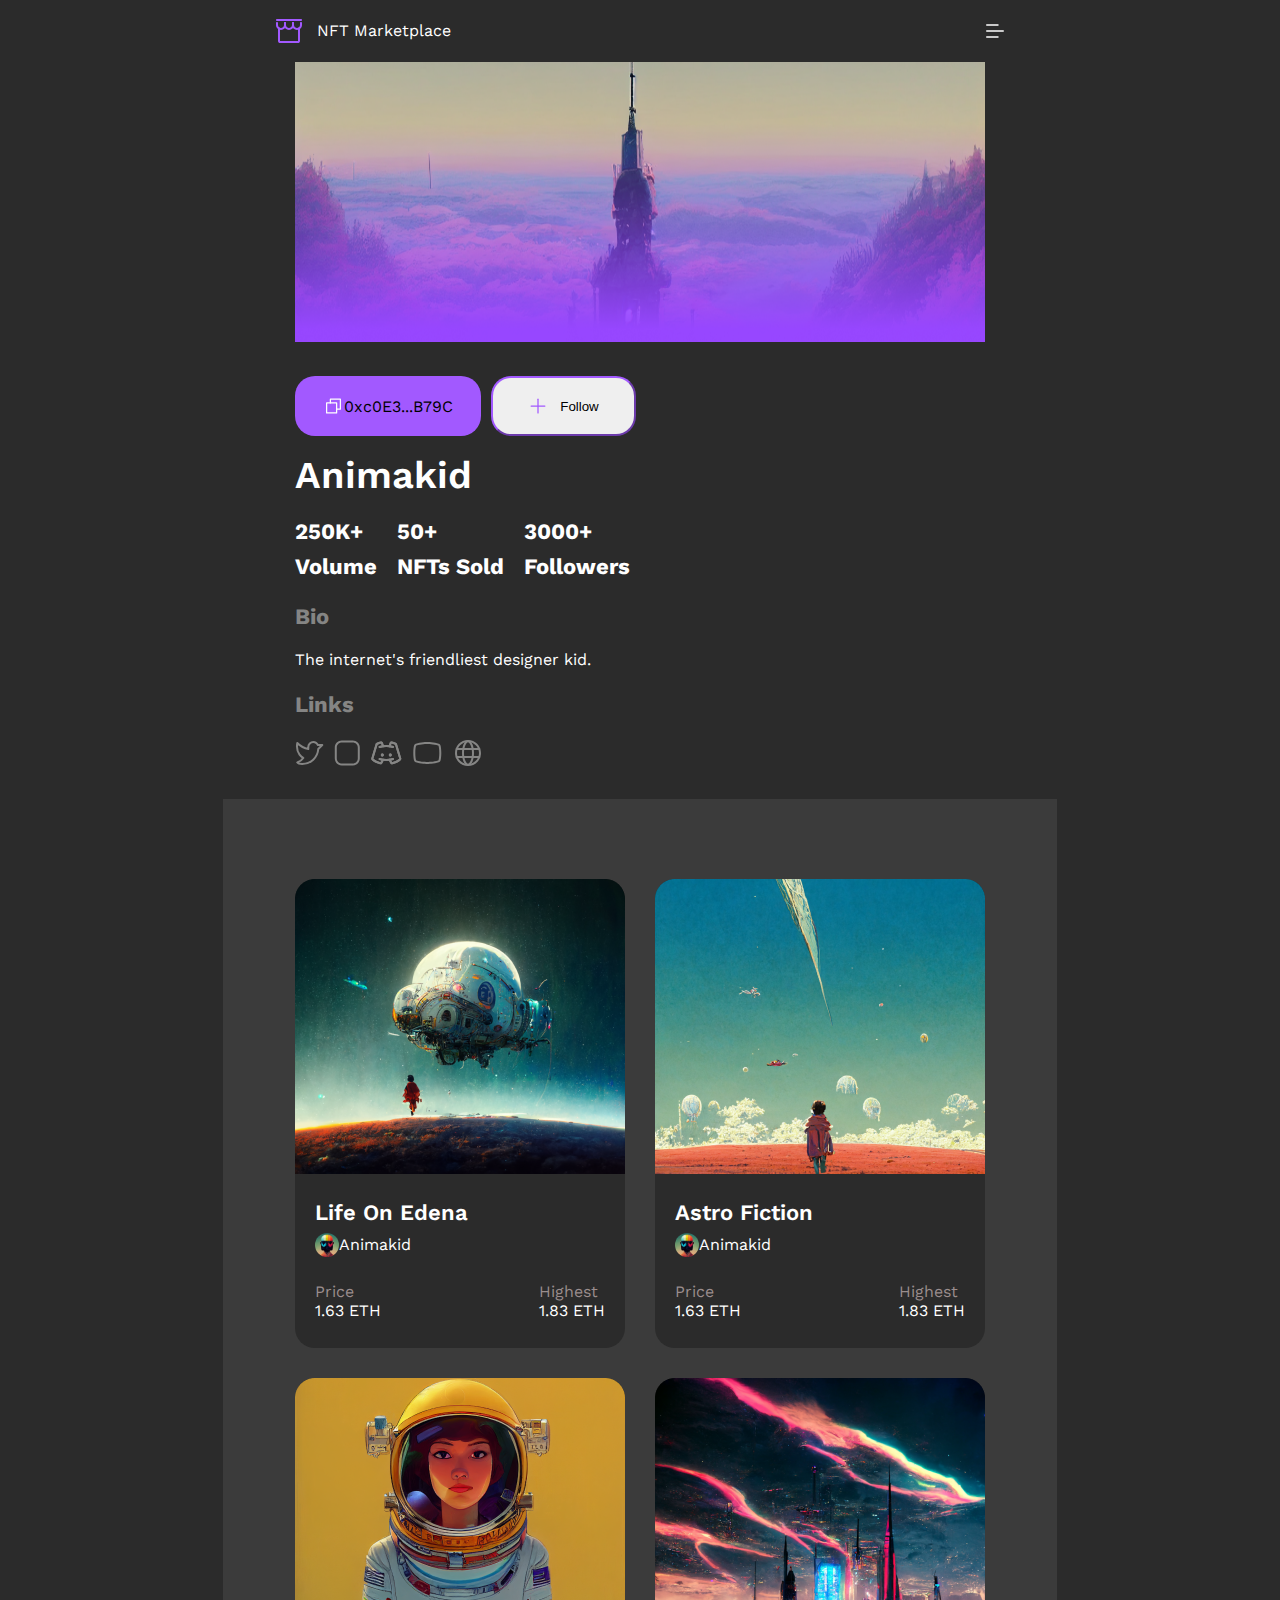
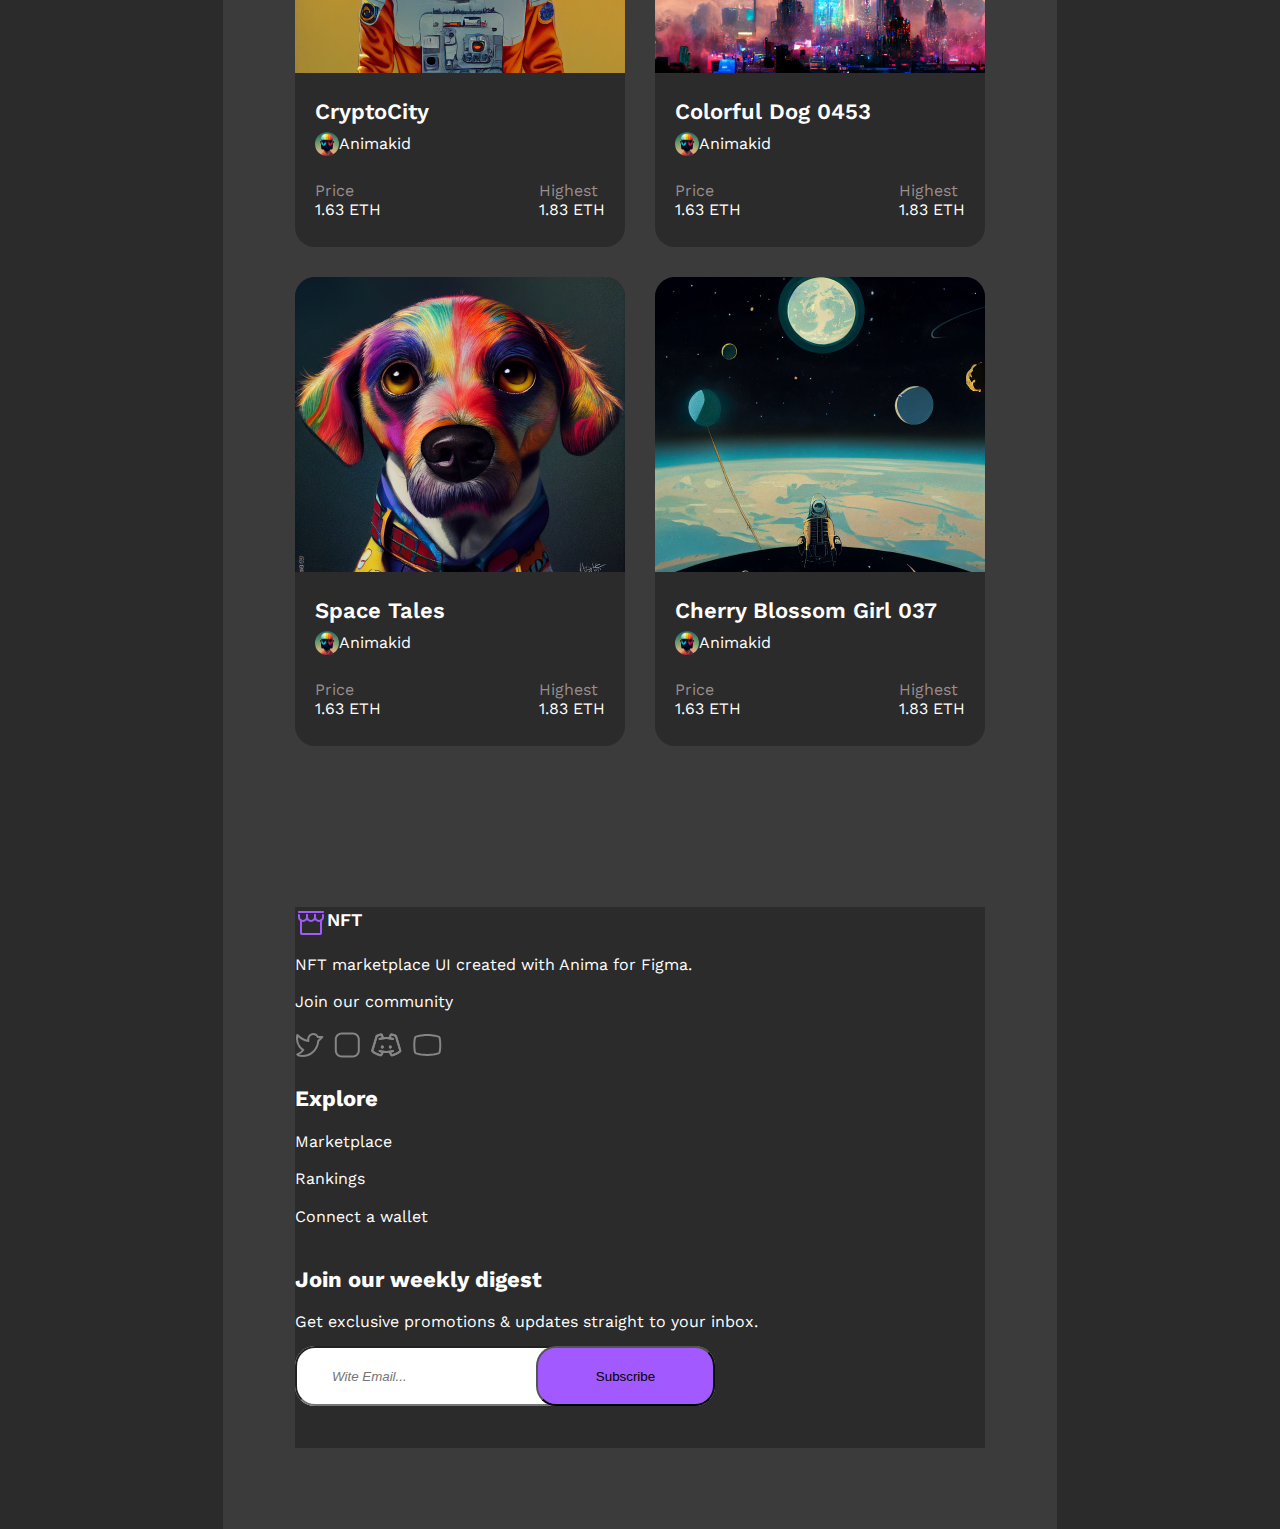
<file: Final3/index.html>
<!DOCTYPE html>
<html lang="en">
<head>
    <meta charset="UTF-8">
    <meta http-equiv="X-UA-Compatible" content="IE=edge">
    <meta name="viewport" content="width=device-width, initial-scale=1.0">
    <title>Document</title>
    <style>
        @import url('https://fonts.googleapis.com/css2?family=Work+Sans:wght@300;400;500;600;700&display=swap');
      </style>
    <link rel="stylesheet" href="./index.css">
</head>
<body>
   <div class="container root">
    <div class="container navbar">
        <div class="navbar_left">
            <img src="../Images/navbar.svg" alt="">
            <span>NFT Marketplace</span>
        </div>
        <div class="navbar_right">
            <a href="#">Marketplace</a>
            <a href="#">Rankings</a>
            <a href="#">Connect a Wallet</a>
            <button><img src="../Images2/user.svg" alt=""><span>Sign Up</span></button>
        </div>
        <img class="privatee" src="../Images/navbarmenu.svg" alt="">
            </div>
            <div class="container centre">
                <img src="../Images3/Image PlaceHolder (4).png" alt="">
            </div>
            <div class="container section1">
           <div class="animakid">
             <div class="animakid_left">
                   <h2>Animakid</h2>
                   <div class="left_plus">
                    <div class="plus"><span>250K+</span><span>Volume</span></div>
                    <div class="plus"><span>50+</span><span>NFTs Sold</span></div>
                    <div class="plus"><span>3000+</span><span>Followers</span></div>
                   </div>
                   <h5>Bio</h5>
                   <p>The internet's friendliest designer kid.</p>
                   <h5>Links</h5>
                   <div>
                    <img src="../Images/discord.svg" alt="">
                    <img src="../Images/facebook.svg" alt="">
                    <img src="../Images/twitter.svg" alt="">
                    <img src="../Images/youtube.svg" alt="">
                    <img src="../Images3/world.svg" alt="">
                   </div>
           </div>
           <div class="animakid_right">
               <div><img src="../Images3/copy.svg" alt=""><span>0xc0E3...B79C</span></div>
               <button><img src="../Images3/plus.svg" alt=""> <span>Follow</span></button>
           </div>
        </div>
            </div>
            <div class="container section2">
                <div class="section2_centre">
                    <div class="card">
                        <img src="../Images3/5.png" alt="">
                        <div class="card_bottom">
                            <div class="card_top1">
                                <h5>Life On Edena</h5>
                            <div class="card_top11"><img src="../Images3/userr.svg" alt=""><span>Animakid</span></div>
                            </div>
                            <div class="card_bottom1">
                                <div><span>Price</span><span>1.63 ETH</span></div>
                                <div><span>Highest</span><span>1.83 ETH</span></div>

                            </div>
                        </div>
                    </div>
                    <div class="card">
                        <img src="../Images3/6.png" alt="">
                        <div class="card_bottom">
                            <div class="card_top1">
                                <h5>Astro Fiction</h5>
                            <div class="card_top11"><img src="../Images3/userr.svg" alt=""><span>Animakid</span></div>
                            </div>
                            <div class="card_bottom1">
                                <div><span>Price</span><span>1.63 ETH</span></div>
                                <div><span>Highest</span><span>1.83 ETH</span></div>

                            </div>
                        </div>

                    </div>
                    <div class="card">
                        <img src="../Images3/7.png" alt="">
                        <div class="card_bottom">
                            <div class="card_top1">
                                <h5>CryptoCity</h5>
                            <div class="card_top11"><img src="../Images3/userr.svg" alt=""><span>Animakid</span></div>
                            </div>
                            <div class="card_bottom1">
                                <div><span>Price</span><span>1.63 ETH</span></div>
                                <div><span>Highest</span><span>1.83 ETH</span></div>

                            </div>
                        </div>

                    </div>
                    <div class="card test1">
                        <img src="../Images3/8.png" alt="">
                        <div class="card_bottom">
                            <div class="card_top1">
                                <h5>Colorful Dog 0453</h5>
                            <div class="card_top11"><img src="../Images3/userr.svg" alt=""><span>Animakid</span></div>
                            </div>
                            <div class="card_bottom1">
                                <div><span>Price</span><span>1.63 ETH</span></div>
                                <div><span>Highest</span><span>1.83 ETH</span></div>

                            </div>
                        </div>

                    </div>
                    <div class="card test1">
                        <img src="../Images3/9.png" alt="">
                        <div class="card_bottom">
                            <div class="card_top1">
                                <h5>Space Tales</h5>
                            <div class="card_top11"><img src="../Images3/userr.svg" alt=""><span>Animakid</span></div>
                            </div>
                            <div class="card_bottom1">
                                <div><span>Price</span><span>1.63 ETH</span></div>
                                <div><span>Highest</span><span>1.83 ETH</span></div>

                            </div>
                        </div>

                    </div>
                    <div class="card test1">
                        <img src="../Images3/10.png" alt="">
                        <div class="card_bottom">
                            <div class="card_top1">
                                <h5>Cherry Blossom Girl 037</h5>
                            <div class="card_top11"><img src="../Images3/userr.svg" alt=""><span>Animakid</span></div>
                            </div>
                            <div class="card_bottom1">
                                <div><span>Price</span><span>1.63 ETH</span></div>
                                <div><span>Highest</span><span>1.83 ETH</span></div>

                            </div>
                        </div>

                    </div>
                    <div class="card test">
                        <img src="../Images3/11.png" alt="">
                        <div class="card_bottom">
                            <div class="card_top1">
                                <h5>Dancing Robots 0987</h5>
                            <div class="card_top11"><img src="../Images3/userr.svg" alt=""><span>Animakid</span></div>
                            </div>
                            <div class="card_bottom1">
                                <div><span>Price</span><span>1.63 ETH</span></div>
                                <div><span>Highest</span><span>1.83 ETH</span></div>

                            </div>
                        </div>

                    </div>
                    <div class="card test">
                        <img src="../Images3/12.png" alt="">
                        <div class="card_bottom">
                            <div class="card_top1">
                                <h5>IceCream Ape </h5>
                            <div class="card_top11"><img src="../Images3/userr.svg" alt=""><span>Animakid</span></div>
                            </div>
                            <div class="card_bottom1">
                                <div><span>Price</span><span>1.63 ETH</span></div>
                                <div><span>Highest</span><span>1.83 ETH</span></div>

                            </div>
                        </div>

                    </div>
                    <div class="card test">
                        <img src="../Images3/13.png" alt="">
                        <div class="card_bottom">
                            <div class="card_top1">
                                <h5>Distant Galaxy</h5>
                            <div class="card_top11"><img src="../Images3/userr.svg" alt=""><span>Animakid</span></div>
                            </div>
                            <div class="card_bottom1">
                                <div><span>Price</span><span>1.63 ETH</span></div>
                                <div><span>Highest</span><span>1.83 ETH</span></div>

                            </div>
                        </div>

                    </div>
                    
                </div>
            </div>
            <div class=" container footer">
                <div class="footer_div">
                    <div class="  footer1">
                        <div><img src="../Images/navbar.svg" alt=""><span>NFT</span></div>
                        <p>NFT marketplace UI created with Anima for Figma.</p>
                        <p>Join our community</p>
                        <div>
                            <img src="../Images/discord.svg" alt="">
                            <img src="../Images/facebook.svg" alt="">
                            <img src="../Images/twitter.svg" alt="">
                            <img src="../Images/youtube.svg" alt="">
                        </div>
                    </div>
                    <div class=" footer2">
                        <h5>Explore</h5>
                         <a href="#">Marketplace</a>
                         <a href="#">Rankings</a>
                         <a href="#">Connect a wallet</a>
                    </div>
                    <div class=" footer3">
                        <h5>Join our weekly digest</h5>
                        <a href="#">Get exclusive promotions & updates straight to your inbox.</a>
                         <div><input type="text" placeholder="Wite Email..."><button>Subscribe</button></div>
                    </div>
                </div>
            </div>
   </div>
    <script src="./index.css"></script>
</body>
</html>
</file>
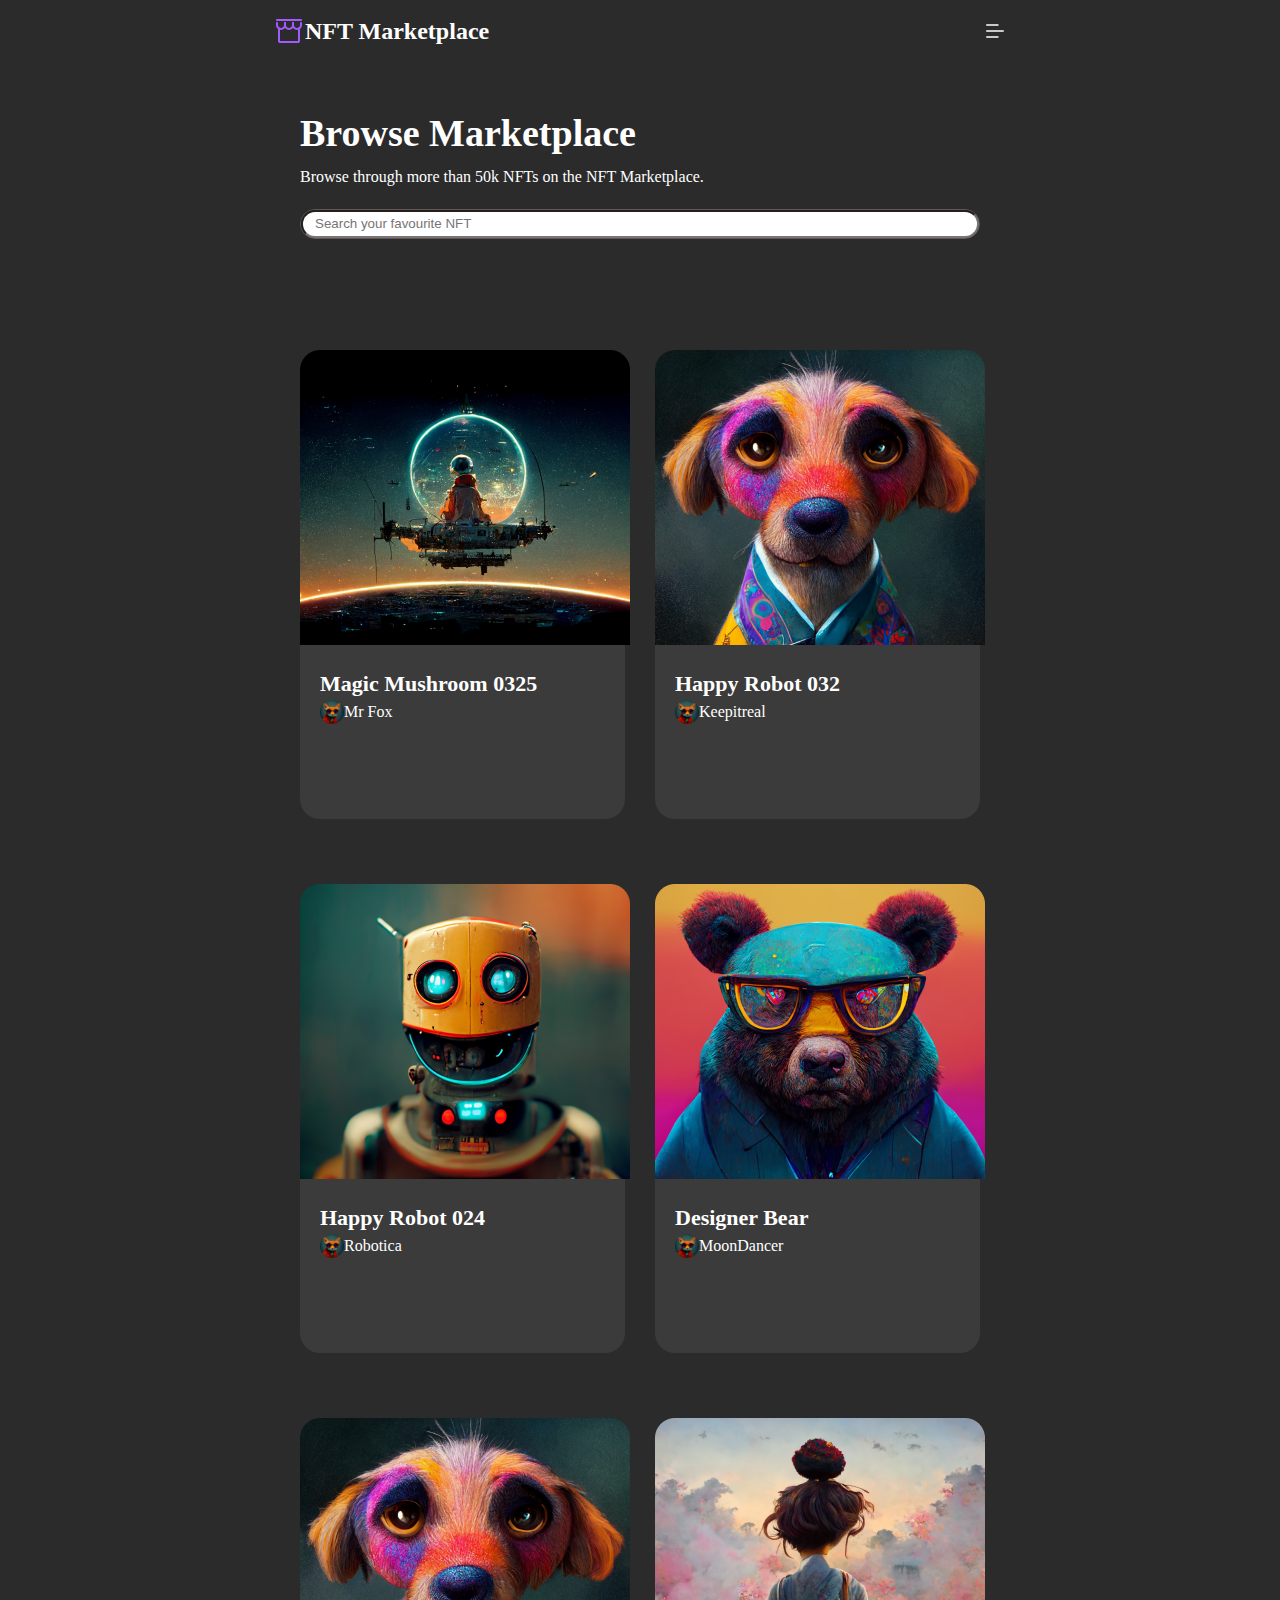
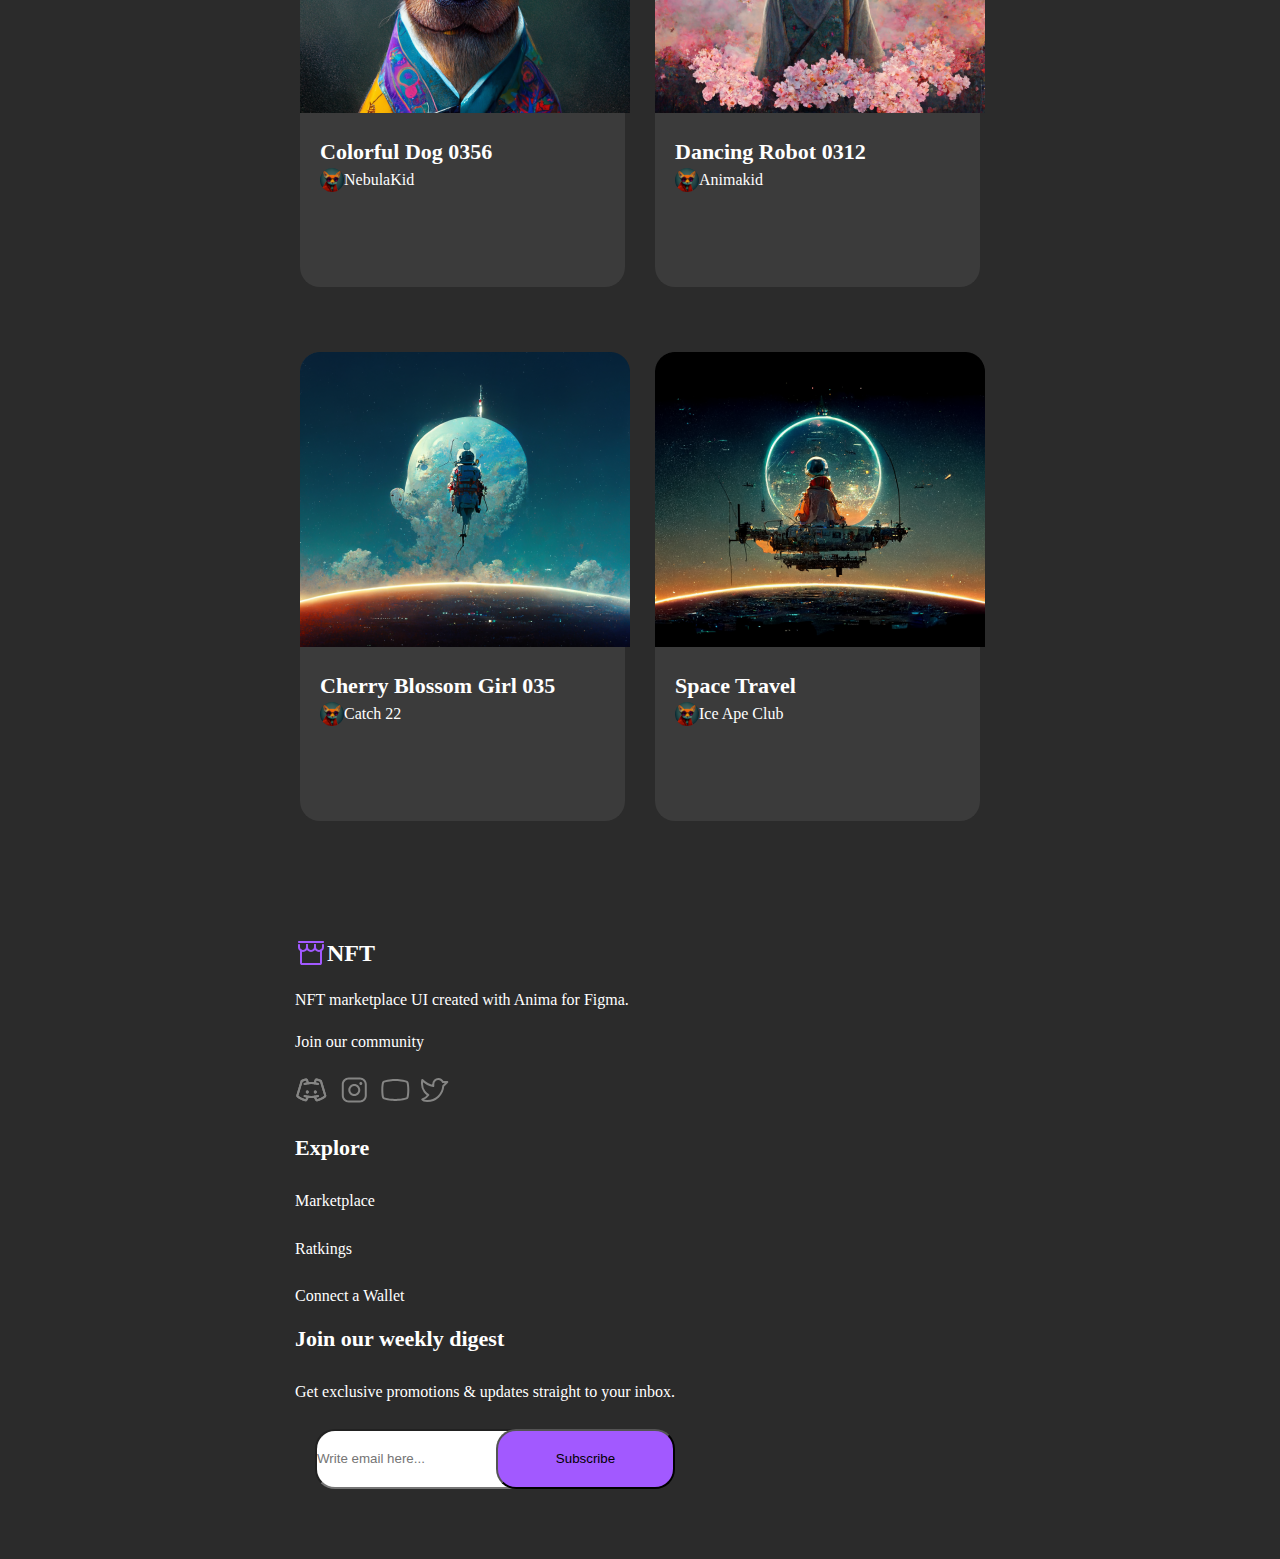
<file: Final4/index.html>
<!DOCTYPE html>
<html lang="en">
<head>
    <meta charset="UTF-8">
    <meta http-equiv="X-UA-Compatible" content="IE=edge">
    <meta name="viewport" content="width=device-width, initial-scale=1.0">
    <title>Document</title>
    <link rel="stylesheet" href="./indexx.css">
</head>
<body>
    <div class="root">
        <div class="container navbar">
            <div class="navbar_left">
                <img src="../Images/navbar.svg" alt="">
                <h2>NFT Marketplace</h2>
            </div>
            <div class="navbar_right">
                <a href="#">Marketplace</a>
                <a href="#">Ratkings</a>
                <a href="#">Connect a Wallet</a>
                <button><img src="../Images2/user.svg" alt=""><span>Sign Up</span></button>
            </div>
            <img class="menyu" src="../Images/navbarmenu.svg" alt="">
        </div>
        <div class="container centre">
            <div class="centre_div">
                <div>
                    <h2>Browse Marketplace</h2>
                <p>Browse through more than 50k NFTs on the NFT Marketplace.</p>
                </div>
                <div>                <input class="searchinput" type="text" placeholder="Search your favourite NFT">
                </div>
            </div>

        </div>
        <div class="container section1">
            <div class="section1_centre">
                <div class="card">
                    <img src="../images4/Image (7).png" alt="">
                    <p class="ptag">Magic Mushroom 0325</p>
                    <div><img src="../images4/icon.svg" alt=""><span>Mr Fox</span></div>
                </div>
                <div class="card">
<img src="../images4/Image (4).png" alt="">
<p class="ptag">Happy Robot 032</p>
<div><img src="../images4/icon.svg" alt=""><span>Keepitreal</span></div>

                </div>
                <div class="card">
<img src="../images4/Image (2).png" alt="">
<p class="ptag">Happy Robot 024</p>
<div><img src="../images4/icon.svg" alt=""><span>Robotica</span></div>

                </div>
                <div class="card">
<img src="../images4/Image (3).png" alt="">
<p class="ptag">Designer Bear</p>
<div><img src="../images4/icon.svg" alt=""><span>MoonDancer</span></div>

                </div>
                <div class="card">
<img src="../images4/Image (4).png" alt="">
<p class="ptag">Colorful Dog 0356</p>
<div><img src="../images4/icon.svg" alt=""><span>NebulaKid</span></div>

                </div>
                <div class="card test3">
<img src="../images4/Image (5).png" alt="">
<p class="ptag">Dancing Robot 0312</p>
<div><img src="../images4/icon.svg" alt=""><span>Animakid</span></div>

                </div>
                <div class="card test3">
<img src="../images4/Image (6).png" alt="">
<p class="ptag">Cherry Blossom Girl 035</p>
<div><img src="../images4/icon.svg" alt=""><span>Catch 22</span></div>


                </div>
                <div class="card test3">
<img src="../images4/Image (7).png" alt="">
<p class="ptag">Space Travel</p>
<div><img src="../images4/icon.svg" alt=""><span>Ice Ape Club</span></div>


                </div>
                <div class="card test2">
<img src="../images4/Image (9).png" alt="">
<p class="ptag">Sunset Dimension</p>
<div><img src="../images4/icon.svg" alt=""><span>PuppyPower</span></div>


                </div>
                <div class="card test2">
<img src="../images4/Image (6).png" alt="">
<p class="ptag">Desert Walk</p>
<div><img src="../images4/icon.svg" alt=""><span>Shroomie</span></div>

                </div>
                <div class="card test2">
<img src="../images4/Image (10).png" alt="">
<p class="ptag">IceCream Ape 0324</p>
<div><img src="../images4/icon.svg" alt=""><span>BeKind2Robots</span></div>

                </div>
                <div class="card test2">
<img src="../images4/Image.png" alt="">
<p class="ptag">Colorful Dog 0344</p>
<div><img src="../images4/icon.svg" alt=""><span>Ice Ape Club</span></div>

                </div>
            </div>
        </div>
        <div class="container footer">
            <div class="footer_div">
                <div class="footer1">
                    <div><img src="../Images/navbar.svg" alt=""><h2>NFT</h2></div>
                      <p>NFT marketplace UI created with Anima for Figma.</p>
                      <p>Join our community</p>
                      <div>
                        <img src="../Images2/discord.svg" alt="">
                        <img src="../Images2/facebook.svg" alt="">
                        <img src="../Images2/twitter.svg" alt="">
                        <img src="../Images2/instagram.svg" alt="">
                      </div>
                </div>
                <div class="footer2">
                    <h5>Explore</h5>
                    <p>Marketplace</p>
                    <p>Ratkings</p>
                    <p>Connect a Wallet</p>
                </div>
                <div class="footer3">
                    <h5>Join our weekly digest</h5>
                    <p>Get exclusive promotions & updates straight to your inbox.</p>
                <div><input placeholder="Write email here..." type="text"><button>Subscribe</button></div>
                </div>
            </div>
        </div>
    </div>


    <script src="./index.js"></script>
</body>
</html>
</file>
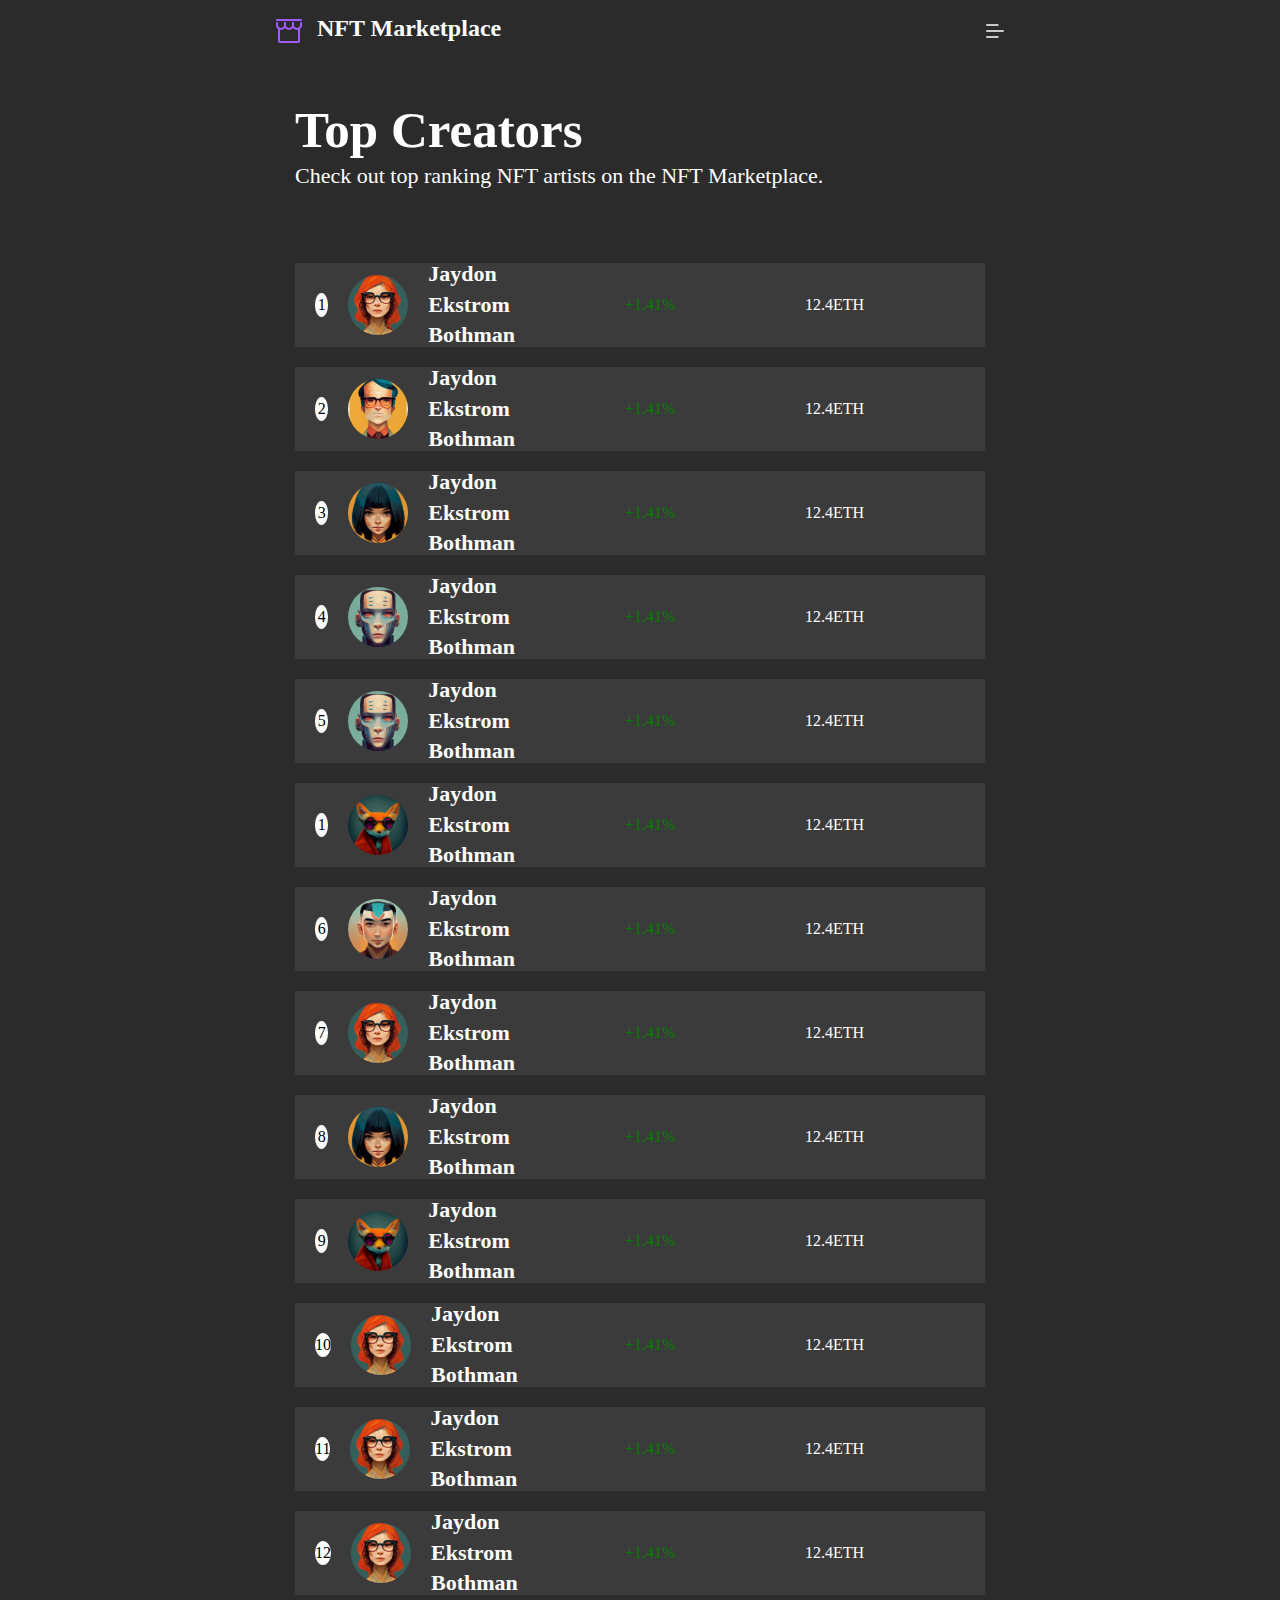
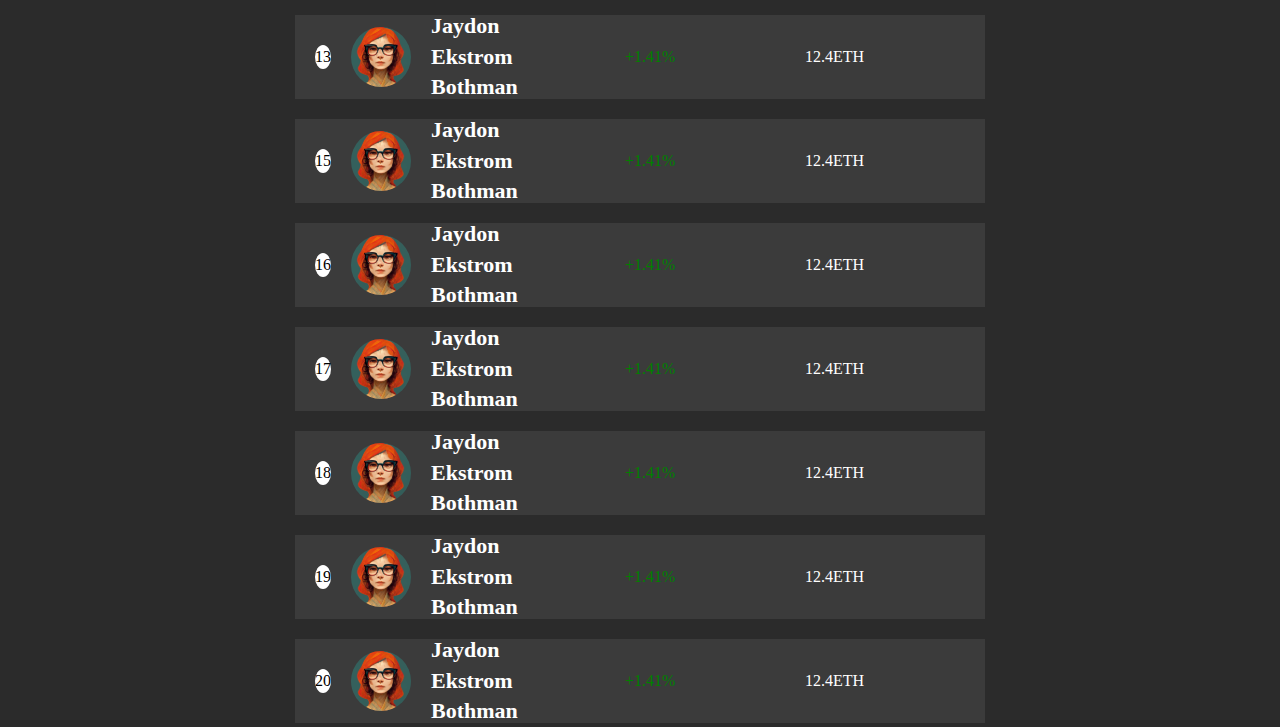
<file: Final5/index.html>
<!DOCTYPE html>
<html lang="en">
<head>
    <meta charset="UTF-8">
    <meta http-equiv="X-UA-Compatible" content="IE=edge">
    <meta name="viewport" content="width=device-width, initial-scale=1.0">
    <title>Document</title>
    <link rel="stylesheet" href="./style.css">
</head>
<body>
    <div class="root">
        <div class="container navbar">
            <div class="navbar_left">
                <img src="../Images/navbar.svg" alt="">
                <h2 style="color: white;">NFT Marketplace</h2>
            </div>
            <div class="navbar_right">
                <a href="#">Marketplace</a>
                <a href="#">Rankings</a>
                <a href="#">Connect a Wallet</a>
                <button><img src="../Images2/user.svg" alt=""><span>Sign Up</span></button>
            </div>
            <img class="menyu" src="../Images/navbarmenu.svg" alt="">
        </div>
        <div class="container section1">
            <div class="section1_div">
                <h2>Top Creators</h2>
                <p>Check out top ranking NFT artists on the NFT Marketplace.</p>
            </div>
        </div>
        <div class="container section2">
            <div class="section2_div">
                <div class="mydiv">
                   <div class="div1">
                    <div>1</div>
                    <img src="../images5/face.svg" alt="">
                    <h5>Jaydon Ekstrom Bothman</h5>
                   </div>
                   <div class="div2">
                    <span>+1.41%</span>
                    <span >602</span>
                    <span>12.4ETH</span>
                   </div>
                </div>
                <div class="mydiv">
                    <div class="div1">
                     <div>2</div>
                     <img src="../images5/face1.svg" alt="">
                     <h5>Jaydon Ekstrom Bothman</h5>
                    </div>
                    <div class="div2">
                     <span>+1.41%</span>
                     <span>602</span>
                     <span>12.4ETH</span>
                    </div>
                 </div>
                 <div class="mydiv">
                    <div class="div1">
                     <div>3</div>
                     <img src="../images5/face2.svg" alt="">
                     <h5>Jaydon Ekstrom Bothman</h5>
                    </div>
                    <div class="div2">
                     <span>+1.41%</span>
                     <span>602</span>
                     <span>12.4ETH</span>
                    </div>
                 </div>
                 <div class="mydiv">
                    <div class="div1">
                     <div>4</div>
                     <img src="../images5/face5.svg" alt="">
                     <h5>Jaydon Ekstrom Bothman</h5>
                    </div>
                    <div class="div2">
                     <span>+1.41%</span>
                     <span>602</span>
                     <span>12.4ETH</span>
                    </div>
                 </div>
                 <div class="mydiv">
                    <div class="div1">
                     <div>5</div>
                     <img src="../images5/face5.svg" alt="">
                     <h5>Jaydon Ekstrom Bothman</h5>
                    </div>
                    <div class="div2">
                     <span>+1.41%</span>
                     <span>602</span>
                     <span>12.4ETH</span>
                    </div>
                 </div>
                 <div class="mydiv">
                    <div class="div1">
                     <div>1</div>
                     <img src="../images5/face6.svg" alt="">
                     <h5>Jaydon Ekstrom Bothman</h5>
                    </div>
                    <div class="div2">
                     <span>+1.41%</span>
                     <span>602</span>
                     <span>12.4ETH</span>
                    </div>
                 </div>
                 <div class="mydiv">
                    <div class="div1">
                     <div>6</div>
                     <img src="../images5/face7.svg" alt="">
                     <h5>Jaydon Ekstrom Bothman</h5>
                    </div>
                    <div class="div2">
                     <span>+1.41%</span>
                     <span>602</span>
                     <span>12.4ETH</span>
                    </div>
                 </div>
                 <div class="mydiv">
                    <div class="div1">
                     <div>7</div>
                     <img src="../images5/face.svg" alt="">
                     <h5>Jaydon Ekstrom Bothman</h5>
                    </div>
                    <div class="div2">
                     <span>+1.41%</span>
                     <span>602</span>
                     <span>12.4ETH</span>
                    </div>
                 </div>
                 <div class="mydiv">
                    <div class="div1">
                     <div>8</div>
                     <img src="../images5/face4.svg" alt="">
                     <h5>Jaydon Ekstrom Bothman</h5>
                    </div>
                    <div class="div2">
                     <span>+1.41%</span>
                     <span>602</span>
                     <span>12.4ETH</span>
                    </div>
                 </div>
                 <div class="mydiv">
                    <div class="div1">
                     <div>9</div>
                     <img src="../images5/face6.svg" alt="">
                     <h5>Jaydon Ekstrom Bothman</h5>
                    </div>
                    <div class="div2">
                     <span>+1.41%</span>
                     <span>602</span>
                     <span>12.4ETH</span>
                    </div>
                 </div>
                 <div class="mydiv">
                    <div class="div1">
                     <div>10</div>
                     <img src="../images5/face.svg" alt="">
                     <h5>Jaydon Ekstrom Bothman</h5>
                    </div>
                    <div class="div2">
                     <span>+1.41%</span>
                     <span>602</span>
                     <span>12.4ETH</span>
                    </div>
                 </div>
                 <div class="mydiv">
                    <div class="div1">
                     <div>11</div>
                     <img src="../images5/face.svg" alt="">
                     <h5>Jaydon Ekstrom Bothman</h5>
                    </div>
                    <div class="div2">
                     <span>+1.41%</span>
                     <span>602</span>
                     <span>12.4ETH</span>
                    </div>
                 </div>
                 <div class="mydiv">
                    <div class="div1">
                     <div>12</div>
                     <img src="../images5/face.svg" alt="">
                     <h5>Jaydon Ekstrom Bothman</h5>
                    </div>
                    <div class="div2">
                     <span>+1.41%</span>
                     <span>602</span>
                     <span>12.4ETH</span>
                    </div>
                 </div>
                 <div class="mydiv">
                    <div class="div1">
                     <div>13</div>
                     <img src="../images5/face.svg" alt="">
                     <h5>Jaydon Ekstrom Bothman</h5>
                    </div>
                    <div class="div2">
                     <span>+1.41%</span>
                     <span>602</span>
                     <span>12.4ETH</span>
                    </div>
                 </div>
                 <div class="mydiv">
                    <div class="div1">
                     <div>15</div>
                     <img src="../images5/face.svg" alt="">
                     <h5>Jaydon Ekstrom Bothman</h5>
                    </div>
                    <div class="div2">
                     <span>+1.41%</span>
                     <span>602</span>
                     <span>12.4ETH</span>
                    </div>
                 </div>
                 <div class="mydiv">
                    <div class="div1">
                     <div>16</div>
                     <img src="../images5/face.svg" alt="">
                     <h5>Jaydon Ekstrom Bothman</h5>
                    </div>
                    <div class="div2">
                     <span>+1.41%</span>
                     <span>602</span>
                     <span>12.4ETH</span>
                    </div>
                 </div>
                 <div class="mydiv">
                    <div class="div1">
                     <div>17</div>
                     <img src="../images5/face.svg" alt="">
                     <h5>Jaydon Ekstrom Bothman</h5>
                    </div>
                    <div class="div2">
                     <span>+1.41%</span>
                     <span>602</span>
                     <span>12.4ETH</span>
                    </div>
                 </div>
                 <div class="mydiv">
                    <div class="div1">
                     <div>18</div>
                     <img src="../images5/face.svg" alt="">
                     <h5>Jaydon Ekstrom Bothman</h5>
                    </div>
                    <div class="div2">
                     <span>+1.41%</span>
                     <span>602</span>
                     <span>12.4ETH</span>
                    </div>
                 </div>
                 <div class="mydiv">
                    <div class="div1">
                     <div>19</div>
                     <img src="../images5/face.svg" alt="">
                     <h5>Jaydon Ekstrom Bothman</h5>
                    </div>
                    <div class="div2">
                     <span>+1.41%</span>
                     <span>602</span>
                     <span>12.4ETH</span>
                    </div>
                 </div>
                 <div class="mydiv">
                    <div class="div1">
                     <div>20</div>
                     <img src="../images5/face.svg" alt="">
                     <h5>Jaydon Ekstrom Bothman</h5>
                    </div>
                    <div class="div2">
                     <span>+1.41%</span>
                     <span>602</span>
                     <span>12.4ETH</span>
                    </div>
                 </div>
                 
            </div>
        </div>
    </div>
</body>
</html>
</file>
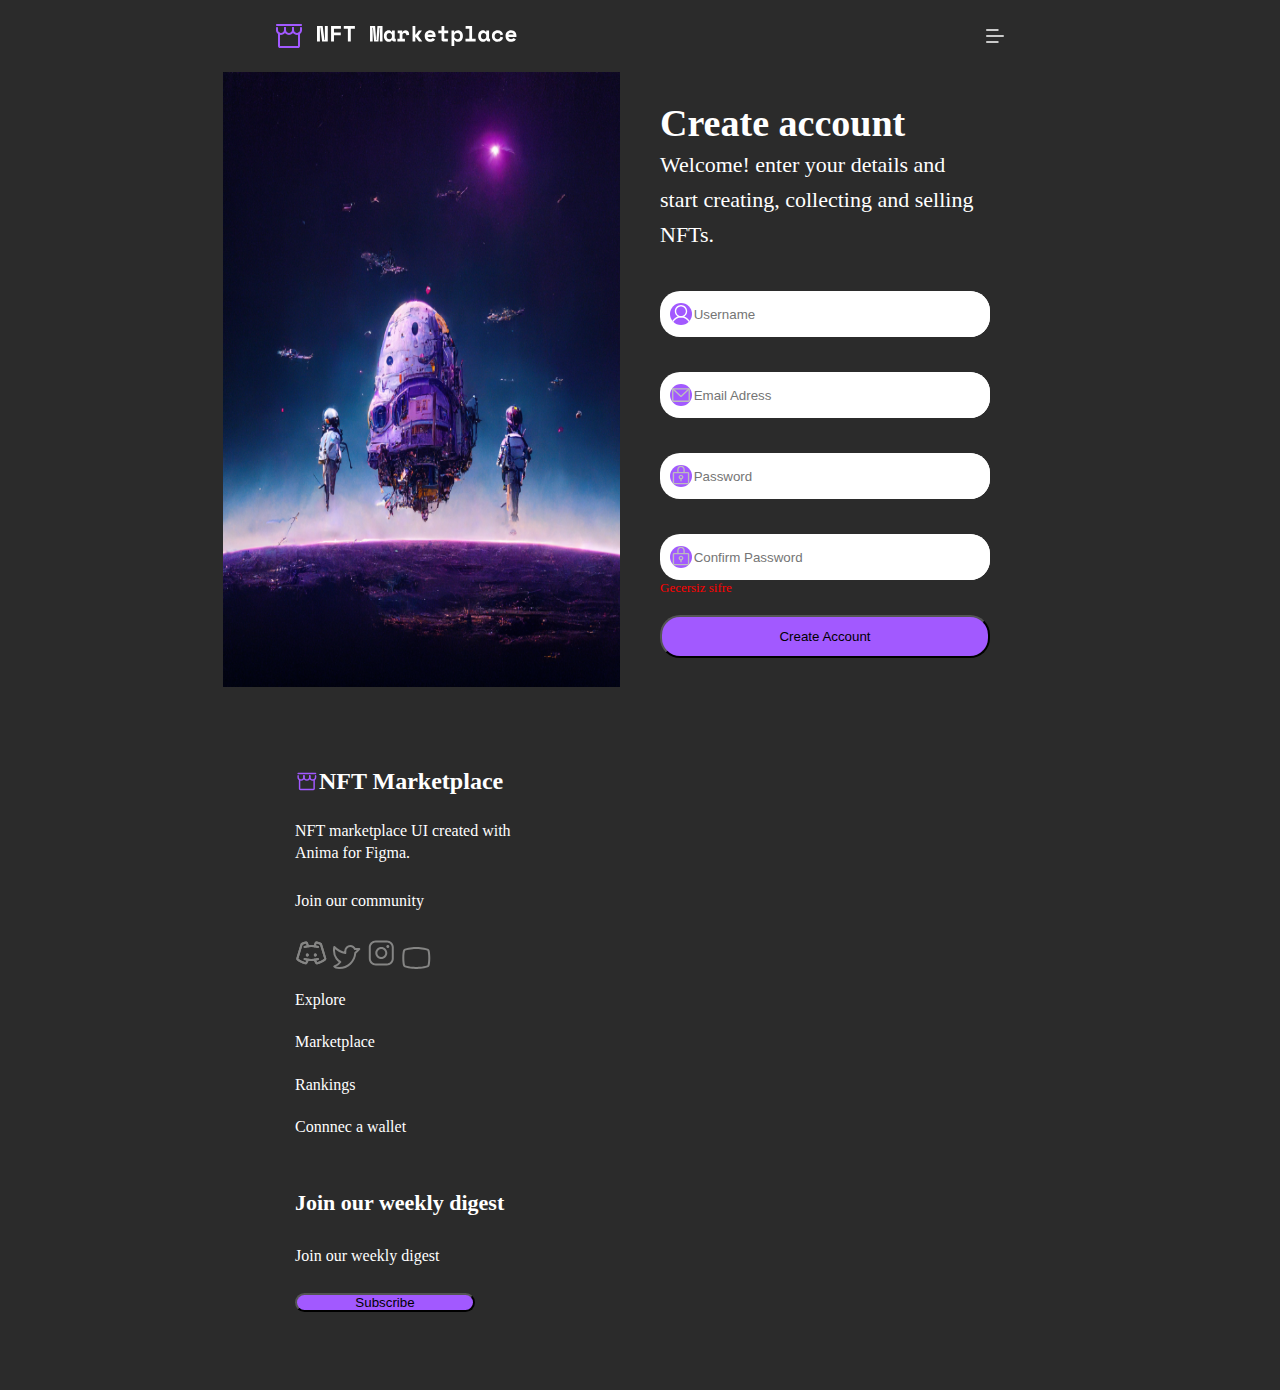
<file: Final2/index1.html>
<!DOCTYPE html>
<html lang="en">
<head>
    <meta charset="UTF-8">
    <meta http-equiv="X-UA-Compatible" content="IE=edge">
    <meta name="viewport" content="width=device-width, initial-scale=1.0">
    <title>Document</title>
    <link rel="stylesheet" href="./index.css">
</head>
<body>
    
<div class="container navbar">
    <div class="navbar_left_section">
        <img src="../Images2/marketplace.svg" alt="">
        <img src="../Images2/marketplace1.svg" alt="">
    </div>
    <div class="navbar_right_section">
        <a href="#">MarketPlace</a>
        <a href="#">Rankings</a>
        <a href="#">Connect a Wallet</a>
        <button class="button_sign"><img src="../Images2/user.svg" alt=""><span>Sign up</span></button>
    </div>
    <img class="private" src="../Images/navbarmenu.svg" alt="">

<div class="dropdown">
    <div class="select">Login Or Signup</div>
    <div class="options">
        <p>Sign Up</p>
        <p>Login</p>
    </div>
</div>
</div>
<div class="container section1">
    <div class="section1_left">
        <img src="../Images2/Image Placeholder (3).png" alt="">
    </div>
    <div class="section1_right">
        <div>
            <h2>Create account</h2>
            <p>Welcome! enter your details and start creating, collecting and selling NFTs.</p>
        </div>
        <div class="divv">
            <div ><img src="../Images2/user.svg" alt=""><input class="inpu1" placeholder="Username" type="text"><p class="ptag1"></p></div>
            <div><img src="../Images2/zerf.svg" alt=""><input class="input2" placeholder="Email Adress" type="text"><p class="ptag2"></p></div>
            <div><img src="../Images2/zerf1.svg" alt=""><input class="input3" placeholder="Password" type="text"></div>
            <div><img src="../Images2/zerf2.svg" alt=""><input class="input4" placeholder="Confirm Password" type="text"><p class="ptag4"></p></div>
        
            <button class="account">Create Account</button>
        </div>
    </div>
</div>
<div class="container Footer">
    <div class="div1">
        <div class="div2">
            <div class="div3"><img style="width: 24px;" src="../Images2/footer.svg" alt=""><h2>NFT Marketplace</h2></div>
            <p>NFT marketplace UI created with Anima for Figma.</p>
            <p>Join our community</p>
            <div class="div4">
                <img src="../Images2/discord.svg" alt="">
                <img src="../Images2/instagram.svg" alt="">
                <img src="../Images2/facebook.svg" alt="">
                <img src="../Images2/twitter.svg" alt="">
            </div>
        </div>
        <div class="div11">
            <a href="">Explore</a>
            <a href="">Marketplace</a>
            <a href="">Rankings</a>
            <a href="">Connnec a wallet</a>
        </div>
        <div class="div111">
            <h5>Join our weekly digest</h5>
            <p>Join our weekly digest</p>
            <button>Subscribe</button>

        </div>
    </div>
</div>

    <script src="./index1.js"></script>
</body>
</html>
</file>
<file: Final3/index.css>
* {
  padding: 0;
  margin: 0;
  box-sizing: border-box;
}

body {
  background-color: #2b2b2b;
  font-family: "Work Sans", sans-serif;
}

.container {
  width: 1280px;
  margin: auto;
}

.privatee {
  display: none;
}

.navbar {
  display: flex;
  justify-content: space-between;
  padding: 20px 50px;
}
.navbar .navbar_left {
  display: flex;
  -moz-column-gap: 12px;
       column-gap: 12px;
  align-items: center;
}
.navbar .navbar_left span {
  font-weight: 400;
  font-size: 22px;
  color: white;
}
.navbar .navbar_right {
  display: flex;
  -moz-column-gap: 10px;
       column-gap: 10px;
  align-items: center;
}
.navbar .navbar_right a {
  text-decoration: none;
  color: white;
  font-weight: 600;
  font-size: 16px;
  line-height: 22.4px;
  padding: 12px 20px;
}
.navbar .navbar_right button {
  width: 152px;
  height: 60px;
  border-radius: 20px;
  display: flex;
  -moz-column-gap: 12px;
       column-gap: 12px;
  background-color: #A259FF;
  justify-content: center;
  align-items: center;
}
.navbar .navbar_right button:hover {
  background-color: rgb(240, 46, 170);
  box-shadow: rgba(36, 1, 23, 0.4) 5px 5px, rgba(240, 46, 170, 0.3) 10px 10px, rgba(240, 46, 170, 0.2) 15px 15px, rgba(240, 46, 170, 0.1) 20px 20px, rgba(240, 46, 170, 0.05) 25px 25px;
}
.navbar .navbar_right button span {
  color: white;
}

.section1 {
  height: 457px;
  display: flex;
  justify-content: center;
  align-items: center;
}
.section1 .animakid {
  width: 1050px;
  height: 390px;
  display: flex;
  justify-content: space-between;
}
.section1 .animakid .animakid_left {
  display: flex;
  flex-direction: column;
  row-gap: 20px;
  width: 599px;
}
.section1 .animakid .animakid_left h2 {
  font-weight: 600;
  font-size: 51px;
  line-height: 56.1px;
  color: white;
}
.section1 .animakid .animakid_left .left_plus {
  display: flex;
  -moz-column-gap: 20px;
       column-gap: 20px;
}
.section1 .animakid .animakid_left .left_plus .plus {
  display: flex;
  flex-direction: column;
}
.section1 .animakid .animakid_left .left_plus .plus span {
  font-weight: 700;
  font-size: 28px;
  line-height: 39.2px;
  color: white;
}
.section1 .animakid .animakid_left h5 {
  font-weight: 700;
  font-size: 22px;
  line-height: 35.2px;
  color: #858584;
}
.section1 .animakid .animakid_left p {
  font-weight: 400;
  font-size: 22px;
  line-height: 35.2px;
  color: white;
}
.section1 .animakid .animakid_left div {
  display: flex;
  -moz-column-gap: 10px;
       column-gap: 10px;
}
.section1 .animakid .animakid_right {
  display: flex;
  -moz-column-gap: 10px;
       column-gap: 10px;
}
.section1 .animakid .animakid_right div {
  width: 186px;
  height: 60px;
  background-color: #A259FF;
  border-radius: 20px;
  display: flex;
  align-items: center;
  justify-content: center;
}
.section1 .animakid .animakid_right button {
  width: 145px;
  height: 60px;
  border-radius: 20px;
  border-color: #A259FF;
  display: flex;
  align-items: center;
  justify-content: center;
  -moz-column-gap: 12px;
       column-gap: 12px;
}
.section1 .animakid .animakid_right button:hover {
  background-color: rgb(240, 46, 170);
  box-shadow: rgba(36, 1, 23, 0.4) 5px 5px, rgba(240, 46, 170, 0.3) 10px 10px, rgba(240, 46, 170, 0.2) 15px 15px, rgba(240, 46, 170, 0.1) 20px 20px, rgba(240, 46, 170, 0.05) 25px 25px;
}

.section2 {
  background-color: #3B3B3B;
  height: 1627px;
  display: flex;
  align-items: center;
  justify-content: center;
}
.section2 .section2_centre {
  width: 1050px;
  gap: 30px;
  display: flex;
  flex-wrap: wrap;
}
.section2 .section2_centre .card {
  width: 330px;
  height: 469px;
  border-radius: 20px;
  background-color: #2b2b2b;
}
.section2 .section2_centre .card .card_bottom {
  display: flex;
  flex-direction: column;
  row-gap: 25px;
  height: 173px;
  margin: 20px;
}
.section2 .section2_centre .card .card_bottom .card_top1 {
  row-gap: 5px;
  display: flex;
  flex-direction: column;
}
.section2 .section2_centre .card .card_bottom .card_top1 h5 {
  font-weight: 600;
  font-size: 22px;
  line-height: 30px;
  color: white;
}
.section2 .section2_centre .card .card_bottom .card_top1 .card_top11 {
  display: flex;
  align-items: center;
}
.section2 .section2_centre .card .card_bottom .card_top1 .card_top11 span {
  font-weight: 400;
  line-height: 22.4px;
  color: white;
}
.section2 .section2_centre .card .card_bottom1 {
  display: flex;
  justify-content: space-between;
}
.section2 .section2_centre .card .card_bottom1 div {
  display: flex;
  flex-direction: column;
}
.section2 .section2_centre .card .card_bottom1 div span:first-child {
  color: rgb(154, 141, 141);
}
.section2 .section2_centre .card .card_bottom1 div span {
  color: white;
}

.footer {
  height: 334px;
  display: flex;
  justify-content: center;
  align-items: center;
  background: #3B3B3B;
}
.footer .footer_div {
  width: 1050px;
  height: 191px;
  display: flex;
  -moz-column-gap: 30px;
       column-gap: 30px;
  background-color: #2b2b2b;
}
.footer .footer_div .footer1 {
  display: flex;
  flex-direction: column;
  row-gap: 15px;
  width: 327px;
}
.footer .footer_div .footer1 div:first-child {
  display: flex;
  flex-direction: row;
}
.footer .footer_div .footer1 div:first-child span {
  font-weight: 600;
  font-size: 22px;
  line-height: 38px;
  color: white;
}
.footer .footer_div .footer1 P {
  font-weight: 400;
  font-size: 18px;
  line-height: 22.4px;
  color: white;
}
.footer .footer_div .footer1 div:last-child {
  display: flex;
  -moz-column-gap: 10px;
       column-gap: 10px;
}
.footer .footer_div .footer2 {
  display: flex;
  flex-direction: column;
  row-gap: 15px;
  width: 240px;
}
.footer .footer_div .footer2 h5 {
  font-weight: 700;
  font-size: 22px;
  line-height: 35.2px;
  color: white;
}
.footer .footer_div .footer2 a {
  text-decoration: none;
  color: white;
  font-weight: 400;
  line-height: 22.4px;
}
.footer .footer_div .footer3 {
  display: flex;
  flex-direction: column;
  row-gap: 15px;
  width: 420px;
}
.footer .footer_div .footer3 h5 {
  font-weight: 700;
  font-size: 22px;
  line-height: 35.2px;
  color: white;
}
.footer .footer_div .footer3 a {
  text-decoration: none;
  color: white;
  font-size: 16px;
}
.footer .footer_div .footer3 div {
  width: 420px;
  height: 60px;
  background-color: white;
  border-radius: 20px;
  position: relative;
}
.footer .footer_div .footer3 div input {
  width: 100%;
  height: 100%;
  border-radius: 20px;
}
.footer .footer_div .footer3 div input::-moz-placeholder {
  font-style: italic;
  font-size: 1em;
  padding-left: 35px;
}
.footer .footer_div .footer3 div input::placeholder {
  font-style: italic;
  font-size: 1em;
  padding-left: 35px;
}
.footer .footer_div .footer3 div button {
  width: 179px;
  height: 100%;
  border-radius: 20px;
  background-color: #A259FF;
  position: absolute;
  right: 0;
}
.footer .footer_div .footer3 div:hover {
  background-color: rgb(240, 46, 170);
  box-shadow: rgba(36, 1, 23, 0.4) 5px 5px, rgba(240, 46, 170, 0.3) 10px 10px, rgba(240, 46, 170, 0.2) 15px 15px, rgba(240, 46, 170, 0.1) 20px 20px, rgba(240, 46, 170, 0.05) 25px 25px;
}

@media screen and (max-width: 1280px) {
  .container {
    width: 834px;
  }
  .navbar {
    padding: 15px 50px;
  }
  .navbar .navbar_right {
    display: none;
  }
  .navbar .navbar_left span {
    font-size: 16px;
    line-height: 22.4px;
  }
  .navbar .privatee {
    display: initial;
  }
  .centre {
    width: 690px;
  }
  .centre img {
    width: 100%;
    height: 280px;
  }
  .section1 {
    height: 453px;
  }
  .section1 .animakid {
    width: 690px;
    height: 393px;
    display: flex;
    flex-direction: column-reverse;
  }
  .section1 .animakid .animakid_left {
    row-gap: 15px;
    width: 690%;
  }
  .section1 .animakid .animakid_left h2 {
    font-size: 38px;
    line-height: 45.6px;
  }
  .section1 .animakid .animakid_left .left_plus .plus span {
    font-size: 22px;
    line-height: 35.2px;
  }
  .section1 .animakid .animakid_left h5 {
    font-size: 22px;
    line-height: 35.2px;
  }
  .section1 .animakid .animakid_left p {
    font-size: 16px;
    line-height: 22.4px;
  }
  .section1 .animakid .animakid_right div {
    width: 186px;
    height: 60px;
  }
  .section1 .animakid .animakid_right button {
    width: 145px;
    height: 60px;
  }
  .section1 .animakid .animakid_right button:hover {
    background-color: rgb(240, 46, 170);
    box-shadow: rgba(36, 1, 23, 0.4) 5px 5px, rgba(240, 46, 170, 0.3) 10px 10px, rgba(240, 46, 170, 0.2) 15px 15px, rgba(240, 46, 170, 0.1) 20px 20px, rgba(240, 46, 170, 0.05) 25px 25px;
  }
  .section2 {
    height: 1627px;
  }
  .section2 .section2_centre {
    width: 690px;
  }
  .section2 .section2_centre .card {
    width: 330px;
    height: 469px;
  }
  .section2 .section2_centre .test {
    display: none;
  }
  .footer {
    height: 703px;
  }
  .footer .footer_div {
    display: flex;
    flex-direction: column;
    width: 690px;
    height: 541px;
    row-gap: 20px;
  }
  .footer .footer_div .footer1 {
    row-gap: 15px;
    width: 690px;
  }
  .footer .footer_div .footer1 div:first-child span {
    font-size: 18px;
    line-height: 25px;
  }
  .footer .footer_div .footer1 P {
    font-size: 16px;
    line-height: 22.4px;
  }
  .footer .footer_div .footer2 {
    row-gap: 15px;
    width: 690px;
    height: 161px;
  }
  .footer .footer_div .footer3 {
    width: 690px;
    height: 157px;
  }
}
@media screen and (max-width: 834px) {
  .container {
    width: 375px;
  }
  .navbar {
    padding: 15px 30px;
  }
  .navbar .navbar_left span {
    font-size: 14px;
    line-height: 20px;
  }
  .centre {
    width: 375px;
    height: 250px;
  }
  .centre img {
    width: 100%;
    height: 250px;
  }
  .section1 {
    height: 526px;
  }
  .section1 .animakid {
    width: 315px;
    height: 466px;
  }
  .section1 .animakid .animakid_left {
    row-gap: 15px;
    width: 100%;
  }
  .section1 .animakid .animakid_left h2 {
    font-size: 28px;
    line-height: 38px;
  }
  .section1 .animakid .animakid_left h5 {
    font-size: 22px;
    line-height: 35.2px;
  }
  .section1 .animakid .animakid_right div {
    display: flex;
    flex-direction: column;
  }
  .section1 .animakid .animakid_right div button {
    width: 315px;
    height: 60px;
  }
  .section1 .animakid .animakid_right div button:hover {
    background-color: rgb(240, 46, 170);
    box-shadow: rgba(36, 1, 23, 0.4) 5px 5px, rgba(240, 46, 170, 0.3) 10px 10px, rgba(240, 46, 170, 0.2) 15px 15px, rgba(240, 46, 170, 0.1) 20px 20px, rgba(240, 46, 170, 0.05) 25px 25px;
  }
  .section1 .section2 {
    height: 1426px;
  }
  .section1 .section2 .section2_centre {
    width: 315px;
    height: 1300px;
  }
  .section1 .section2 .section2_centre .card {
    width: 330px;
    height: 402px;
  }
  .section1 .section2 .section2_centre .test1 {
    display: none;
  }
  .section1 .footer {
    height: 776px;
  }
  .section1 .footer .footer_div {
    width: 315px;
    height: 633px;
    row-gap: 15px;
  }
  .section1 .footer .footer_div .footer1 {
    row-gap: 15px;
    width: 315px;
  }
  .section1 .footer .footer_div .footer1 div:first-child span {
    font-size: 18px;
    line-height: 20px;
  }
  .section1 .footer .footer_div .footer1 P {
    font-size: 16px;
    line-height: 22.4px;
  }
  .section1 .footer .footer_div .footer2 {
    row-gap: 15px;
    width: 315px;
    height: 161px;
  }
  .section1 .footer .footer_div .footer3 {
    width: 315px;
    height: 227px;
  }
}
</file>
<file: Final4/indexx.css>
* {
  padding: 0;
  margin: 0;
  box-sizing: border-box;
}

body {
  background-color: #2b2b2b;
}

.container {
  width: 1280px;
  margin: auto;
}

.menyu {
  display: none;
}

.navbar {
  padding: 20px 50px;
  display: flex;
  justify-content: space-between;
  align-items: center;
}
.navbar .navbar_left {
  display: flex;
  align-items: center;
}
.navbar .navbar_left h2 {
  color: white;
}
.navbar .navbar_right {
  display: flex;
  align-items: center;
  -moz-column-gap: 10px;
       column-gap: 10px;
}
.navbar .navbar_right a {
  text-decoration: none;
  cursor: pointer;
  color: white;
  font-weight: 600;
  font-size: 16px;
  line-height: 22.4px;
  padding: 12px 20px;
}
.navbar .navbar_right button {
  width: 152px;
  height: 60px;
  background-color: #A259FF;
  display: flex;
  align-items: center;
  justify-content: center;
  -moz-column-gap: 12px;
       column-gap: 12px;
  border-radius: 20px;
}
.navbar .navbar_right button:hover {
  background-color: #1d0043;
}
.navbar .navbar_right button:hover span {
  color: white;
}

.centre {
  height: 351px;
  display: flex;
  justify-content: center;
  align-items: center;
}
.centre .centre_div {
  width: 1050px;
  height: 191px;
  display: flex;
  flex-direction: column;
  row-gap: 20px;
}
.centre .centre_div div:first-child {
  display: flex;
  flex-direction: column;
  row-gap: 10px;
}
.centre .centre_div div:first-child h2 {
  font-weight: 600;
  font-size: 51px;
  line-height: 56.1px;
  color: white;
}
.centre .centre_div div:first-child p {
  font-weight: 400;
  font-size: 22px;
  line-height: 35.2px;
  color: white;
}
.centre .centre_div div:last-child {
  width: 1050px;
  border-radius: 20px;
  border: 1px solid #685353;
  display: flex;
  align-items: center;
}
.centre .centre_div div:last-child input {
  width: 1050px;
  height: 24px;
  padding: 12px;
  border-radius: 20px;
}

.section1 {
  height: 2106px;
  display: flex;
  justify-content: center;
}
.section1 .section1_centre {
  width: 1050px;
  display: flex;
  flex-wrap: wrap;
  gap: 30px;
}
.section1 .section1_centre .card {
  width: 330px;
  height: 469px;
  border-radius: 20px;
  background-color: #3b3b3b;
}
.section1 .section1_centre .card p {
  margin-top: 20px;
  margin-left: 20px;
  color: white;
  font-size: 22px;
  font-weight: 600;
  line-height: 30.8px;
}
.section1 .section1_centre .card div {
  display: flex;
  align-items: center;
  margin-left: 20px;
}
.section1 .section1_centre .card div span {
  color: white;
  font-size: 16px;
}

.hidee {
  display: none;
}

.footer {
  height: 334px;
  display: flex;
  justify-content: center;
  align-items: center;
}
.footer .footer_div {
  width: 1049px;
  height: 191px;
  display: flex;
  -moz-column-gap: 30px;
       column-gap: 30px;
}
.footer .footer_div .footer1 {
  width: 327px;
  display: flex;
  flex-direction: column;
  row-gap: 20px;
}
.footer .footer_div .footer1 div:first-child {
  display: flex;
  flex-direction: row;
  align-items: center;
}
.footer .footer_div .footer1 div:first-child h2 {
  color: white;
}
.footer .footer_div .footer1 p {
  font-weight: 400;
  font-size: 16px;
  line-height: 22.4px;
  color: white;
}
.footer .footer_div .footer1 p:hover {
  color: #A259FF;
  cursor: pointer;
}
.footer .footer_div .footer1 div:last-child {
  display: flex;
  -moz-column-gap: 10px;
       column-gap: 10px;
}
.footer .footer_div .footer1 div:last-child img:hover {
  cursor: pointer;
  background-color: #1d0043;
}
.footer .footer_div .footer2 {
  width: 240px;
  display: flex;
  flex-direction: column;
  row-gap: 25px;
}
.footer .footer_div .footer2 h5 {
  font-weight: 700;
  font-size: 22px;
  line-height: 35.2px;
  color: white;
}
.footer .footer_div .footer2 p {
  font-weight: 400;
  font-size: 16px;
  line-height: 22.4px;
  color: white;
}
.footer .footer_div .footer2 p:hover {
  color: #A259FF;
  cursor: pointer;
}
.footer .footer_div .footer3 {
  width: 420px;
  display: flex;
  flex-direction: column;
  row-gap: 25px;
}
.footer .footer_div .footer3 h5 {
  font-weight: 700;
  font-size: 22px;
  line-height: 35.2px;
  color: white;
}
.footer .footer_div .footer3 p {
  font-weight: 400;
  font-size: 16px;
  line-height: 22.4px;
  color: white;
}
.footer .footer_div .footer3 div {
  width: 420px;
  height: 60px;
  border-radius: 20px;
  position: relative;
}
.footer .footer_div .footer3 div input {
  width: 241px;
  height: 60px;
  border-radius: 20px;
  margin-left: 20px;
}
.footer .footer_div .footer3 div button {
  width: 179px;
  height: 60px;
  background-color: #A259FF;
  border-radius: 20px;
  position: absolute;
  right: 40px;
  outline: none;
}

@media screen and (max-width: 1280px) {
  .container {
    width: 834px;
  }
  .navbar {
    padding: 15px 50px;
  }
  .navbar .navbar_right {
    display: none;
  }
  .navbar .menyu {
    display: initial;
  }
  .centre {
    height: 288px;
  }
  .centre .centre_div {
    width: 680px;
  }
  .centre .centre_div div:first-child h2 {
    font-size: 38px;
    line-height: 45.6px;
  }
  .centre .centre_div div:first-child p {
    font-size: 16px;
    line-height: 22.4px;
  }
  .centre .centre_div div:last-child {
    width: 680px;
  }
  .centre .centre_div div:last-child input {
    width: 100%;
  }
  .section1 {
    height: 2106px;
  }
  .section1 .section1_centre {
    width: 680px;
  }
  .section1 .section1_centre .card {
    width: 325px;
    height: 469px;
  }
  .section1 .section1_centre .test2 {
    display: none;
  }
  .footer {
    height: 703px;
  }
  .footer .footer_div {
    display: flex;
    flex-direction: column;
    row-gap: 30px;
    width: 690px;
    height: 541px;
  }
  .footer .footer_div .footer1 {
    width: 690px;
    height: 163px;
  }
  .footer .footer_div .footer2 {
    width: 690px;
    height: 161px;
  }
  .footer .footer_div .footer3 {
    width: 690px;
    height: 157px;
  }
}
@media screen and (max-width: 834px) {
  .container {
    width: 375px;
  }
  .navbar {
    padding: 15px 30px;
  }
  .centre {
    height: 263px;
  }
  .centre .centre_div {
    width: 315px;
    height: 183px;
  }
  .centre .centre_div div:first-child h2 {
    font-size: 28px;
    line-height: 39.2px;
  }
  .centre .centre_div div:last-child {
    width: 315px;
  }
  .centre .centre_div div:last-child input {
    width: 100%;
  }
  .section1 {
    height: 2210px;
  }
  .section1 .section1_centre {
    width: 315px;
  }
  .section1 .section1_centre .card {
    width: 315px;
    height: 402px;
  }
  .section1 .section1_centre .card div:last-child {
    width: 24px;
    height: 24px;
  }
  .section1 .section1_centre .card img {
    width: 100%;
    height: 238px;
  }
  .section1 .section1_centre .test3 {
    display: none;
  }
  .section1 .section1_centre .test2 {
    display: none;
  }
  .footer {
    height: 776px;
  }
  .footer .footer_div {
    width: 315px;
    height: 633px;
  }
  .footer .footer_div .footer1 {
    width: 315px;
    height: 185px;
  }
  .footer .footer_div .footer2 {
    width: 315px;
    height: 161px;
  }
  .footer .footer_div .footer3 {
    width: 315px;
    height: 227px;
  }
  .footer .footer_div .footer3 div {
    width: 315px;
    display: flex;
    flex-direction: column;
  }
  .footer .footer_div .footer3 div input {
    width: 100%;
  }
  .footer .footer_div .footer3 div button {
    width: 100%;
  }
}
</file>
<file: Final5/style.css>
* {
  padding: 0;
  margin: 0;
  box-sizing: border-box;
}

body {
  background: #2B2B2B;
}

.menyu {
  display: none;
}

.container {
  width: 1280px;
  margin: auto;
}

.navbar {
  padding: 34px 50px;
  display: flex;
  justify-content: space-between;
  align-items: center;
}
.navbar .navbar_left {
  display: flex;
  -moz-column-gap: 12px;
       column-gap: 12px;
}
.navbar .navbar_right {
  display: flex;
  -moz-column-gap: 10px;
       column-gap: 10px;
  align-items: center;
}
.navbar .navbar_right a {
  text-decoration: none;
  padding: 12px 20px;
  font-weight: 600;
  font-size: 16px;
  line-height: 22.4px;
  color: white;
}
.navbar .navbar_right button {
  width: 152px;
  height: 60px;
  display: flex;
  align-items: center;
  border-radius: 20px;
  background-color: #A259FF;
  justify-content: center;
}

.section1 {
  height: 271px;
  display: flex;
  justify-content: center;
  align-items: center;
}
.section1 .section1_div {
  width: 1050px;
  height: 111px;
  -moz-column-gap: 20px;
       column-gap: 20px;
}
.section1 .section1_div h2 {
  font-weight: 600;
  font-size: 51px;
  line-height: 56.1px;
  color: white;
}
.section1 .section1_div p {
  font-weight: 400;
  font-size: 22px;
  line-height: 35.2px;
  color: white;
}

.section2 {
  height: 2206px;
  display: flex;
  justify-content: center;
  align-items: center;
}
.section2 .section2_div {
  width: 1050px;
  display: flex;
  flex-direction: column;
  row-gap: 20px;
}
.section2 .section2_div .mydiv {
  width: 100%;
  height: 84px;
  background-color: #3B3B3B;
  display: flex;
  align-items: center;
  -moz-column-gap: 60px;
       column-gap: 60px;
  padding: 20px;
}
.section2 .section2_div .mydiv .div1 {
  display: flex;
  -moz-column-gap: 20px;
       column-gap: 20px;
  align-items: center;
}
.section2 .section2_div .mydiv .div1 div {
  width: 24px;
  height: 24px;
  border-radius: 50%;
  background-color: white;
  display: flex;
  justify-content: center;
  align-items: center;
}
.section2 .section2_div .mydiv .div1 h5 {
  font-weight: 600;
  font-size: 22px;
  line-height: 30.8px;
  color: white;
}
.section2 .section2_div .mydiv .div2 {
  display: flex;
  -moz-column-gap: 20px;
       column-gap: 20px;
  align-items: center;
}
.section2 .section2_div .mydiv .div2 span {
  width: 160px;
  line-height: 22.4px;
  color: white;
}
.section2 .section2_div .mydiv .div2 span:first-child {
  color: green;
}

@media screen and (max-width: 1280px) {
  .container {
    width: 834px;
  }
  .navbar {
    padding: 15px 50px;
  }
  .navbar .navbar_right {
    display: none;
  }
  .navbar .menyu {
    display: initial;
  }
  .section1 {
    height: 168px;
    margin-bottom: 200px;
  }
  .section1 .section1_div {
    width: 690px;
    height: 88px;
  }
  .section2 {
    height: 1726px;
  }
  .section2 .section2_div {
    width: 690px;
  }
  .section2 .section2_div .mydiv {
    width: 100%;
    display: flex;
    justify-content: space-between;
  }
  .section2 .section2_div .mydiv .div2 span:nth-child(2) {
    display: none;
  }
  .section2 .section2_div .mydiv h5 {
    font-size: 16px;
    line-height: 30.8px;
  }
}
</file>
<file: Final2/index.css>
* {
  padding: 0;
  margin: 0;
  box-sizing: border-box;
}

body {
  background-color: #2b2b2b;
}

.container {
  width: 1280px;
  margin: auto;
}

.private {
  display: none;
}

.navbar {
  display: flex;
  justify-content: space-between;
  padding: 20px 50px;
}
.navbar .navbar_left_section {
  display: flex;
  -moz-column-gap: 12px;
       column-gap: 12px;
}
.navbar .navbar_right_section {
  display: flex;
  align-items: center;
  -moz-column-gap: 10px;
       column-gap: 10px;
}
.navbar .navbar_right_section a {
  text-decoration: none;
  color: white;
  font-weight: 600;
  font-size: 16px;
  line-height: 22.4px;
  padding: 12px 20px;
}
.navbar .navbar_right_section button {
  width: 152px;
  height: 60px;
  border-radius: 20px;
  background-color: #A259FF;
  display: flex;
  justify-content: center;
  align-items: center;
}

.section1 {
  height: 691px;
  display: flex;
  justify-content: center;
  align-items: center;
  -moz-column-gap: 60px;
       column-gap: 60px;
}
.section1 .section1_left {
  width: 610px;
  height: 691px;
}
.section1 .section1_right {
  display: flex;
  flex-direction: column;
  row-gap: 40px;
}
.section1 .section1_right div:first-child {
  width: 460px;
}
.section1 .section1_right div:first-child h2 {
  font-weight: 600;
  font-size: 51px;
  line-height: 56.1px;
  color: white;
}
.section1 .section1_right div:first-child p {
  font-weight: 400;
  font-size: 22px;
  line-height: 35.2px;
  color: white;
}
.section1 .section1_right div:last-child {
  display: flex;
  flex-direction: column;
  width: 330px;
  row-gap: 35px;
}
.section1 .section1_right div:last-child div {
  width: 330px;
  height: 46px;
  border-radius: 20px;
  background-color: white;
  display: flex;
  justify-content: center;
  align-items: center;
  position: relative;
}
.section1 .section1_right div:last-child div p {
  position: absolute;
  top: 100%;
  left: 0;
}
.section1 .section1_right div:last-child div input {
  width: 100%;
  height: 100%;
  border-radius: 20px;
  border-color: transparent;
  outline: none;
}
.section1 .section1_right div:last-child div img {
  background-color: #A259FF;
  border-radius: 20px;
  width: 24px;
  margin-left: 10px;
}
.section1 .section1_right div:last-child button {
  width: 330px;
  background-color: #A259FF;
  border-radius: 20px;
  padding: 12px 0;
}

.Footer {
  height: 334px;
  display: flex;
  justify-content: center;
  align-items: center;
}
.Footer .div1 {
  width: 1049px;
  display: flex;
  -moz-column-gap: 30px;
       column-gap: 30px;
}
.Footer .div1 .div2 {
  width: 327px;
  height: 191px;
  display: flex;
  flex-direction: column;
  row-gap: 25px;
}
.Footer .div1 .div2 .div3 {
  display: flex;
  flex-direction: row;
}
.Footer .div1 .div2 .div3 h2 {
  color: white;
}
.Footer .div1 .div2 p {
  width: 80%;
  font-weight: 400;
  font-size: 16px;
  line-height: 22.4px;
  color: white;
}
.Footer .div1 .div11 {
  width: 240px;
  height: 166px;
  display: flex;
  flex-direction: column;
  row-gap: 20px;
}
.Footer .div1 .div11 a {
  font-weight: 400;
  line-height: 22.4px;
  text-decoration: none;
  color: white;
}
.Footer .div1 .div111 {
  width: 420px;
  display: flex;
  flex-direction: column;
  row-gap: 25px;
}
.Footer .div1 .div111 h5 {
  font-weight: 700;
  font-size: 22px;
  line-height: 35.2px;
  color: white;
}
.Footer .div1 .div111 p {
  font-weight: 400;
  line-height: 22.4px;
  color: white;
}
.Footer .div1 .div111 button {
  width: 180px;
  height: 60px;
  border-radius: 20px;
  background-color: #A259FF;
}

@media screen and (max-width: 1280px) {
  .container {
    width: 834px;
  }
  .navbar .navbar_right_section {
    display: none;
  }
  .navbar .private {
    display: initial;
  }
  .section1 {
    height: 615px;
    -moz-column-gap: 40px;
         column-gap: 40px;
  }
  .section1 .section1_left {
    width: 397px;
    height: 615px;
  }
  .section1 .section1_left img {
    width: 100%;
    height: 100%;
  }
  .section1 .section1_right {
    display: flex;
    justify-content: center;
    width: 397px;
    height: 615px;
  }
  .section1 .section1_right > div:first-child {
    width: 325px;
    height: 110px;
    -moz-column-gap: 30px;
         column-gap: 30px;
    margin-bottom: 40px;
  }
  .section1 .section1_right > div:first-child h2 {
    font-size: 38px;
    line-height: 45.6px;
  }
  .Footer {
    height: 703px;
  }
  .Footer .div1 {
    width: 690px;
    height: 541px;
    display: flex;
    flex-direction: column;
    row-gap: 30px;
  }
  .Footer .div1 div {
    width: 690px;
    height: 111px;
    flex-direction: column;
  }
}
@media screen and (max-width: 834px) {
  .container {
    width: 375px;
  }
  .navbar .navbar_left_section {
    width: 182px;
    height: 24px;
  }
  .section1 {
    display: flex;
    flex-direction: column;
    height: 737px;
  }
  .section1 .section1_left {
    width: 375px;
    height: 232px;
  }
  .section1 .section1_left img {
    width: 100%;
    height: 100%;
  }
  .section1 .section1_right {
    width: 315px;
    height: 515px;
    display: flex;
    justify-content: center;
  }
  .section1 .section1_right div:first-child {
    width: 315px;
    height: 110px;
  }
  .section1 .section1_right .divv {
    width: 315px;
    height: 305px;
  }
  .Footer {
    width: 375px;
    height: 776px;
    display: flex;
    justify-content: center;
  }
  .Footer .div1 {
    width: 375px;
    height: 633px;
  }
  .Footer .div1 .div2 {
    width: 100%;
    height: 185px;
  }
  .Footer .div1 .div11 {
    width: 315px;
    height: 161px;
  }
  .Footer .div1 .div111 {
    width: 315px;
    height: 227px;
  }
}
.dropdown1 {
  display: none;
}

.select {
  display: flex;
  width: 150px;
  height: 30px;
  background-color: #A259FF;
  position: relative;
  padding: 8px;
  margin-bottom: 5px;
}

.dropdown {
  display: none;
}

.options {
  width: 150px;
  position: absolute;
  max-height: 100px;
  overflow-y: scroll;
  transition: 0.8s;
  background-color: #A259FF;
  padding: 8px;
}
.options p {
  color: white;
  border-bottom: 1px solid black;
}
.options p:hover {
  cursor: pointer;
  background-color: black;
}
</file>
